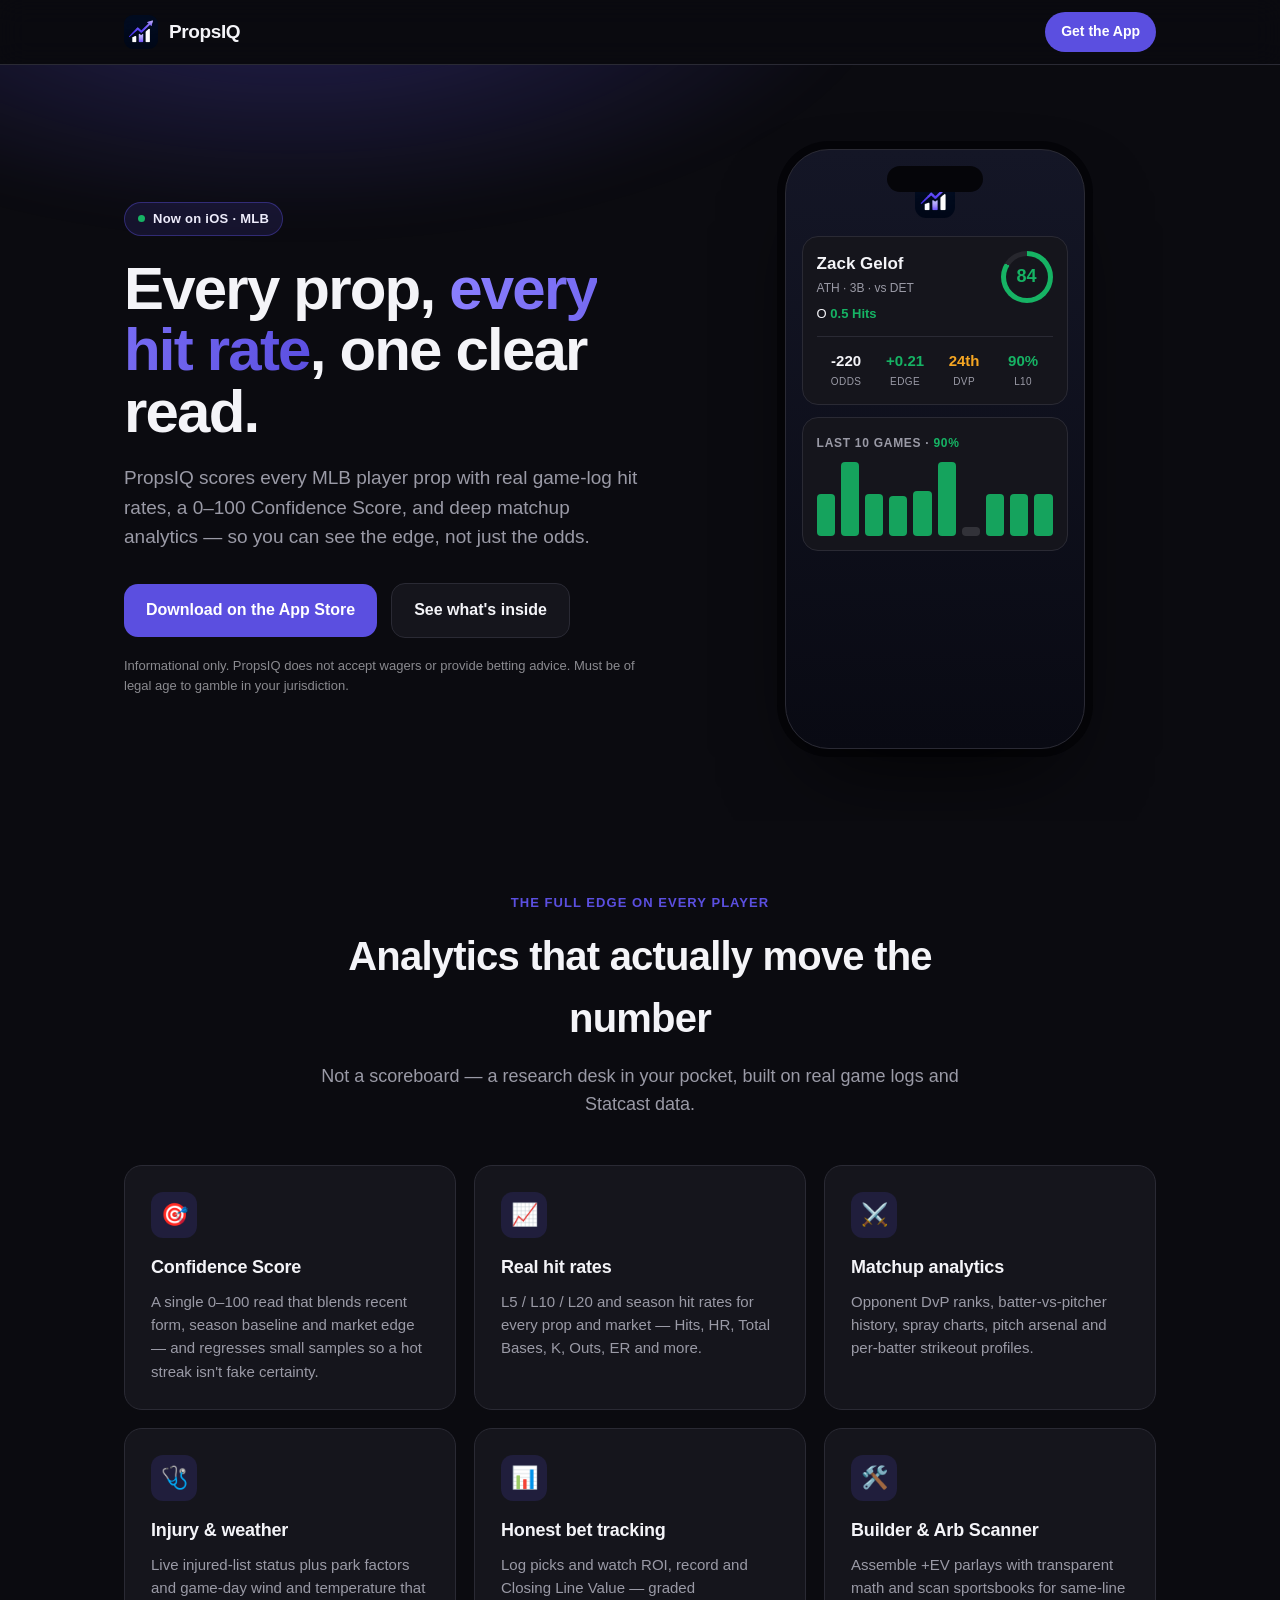
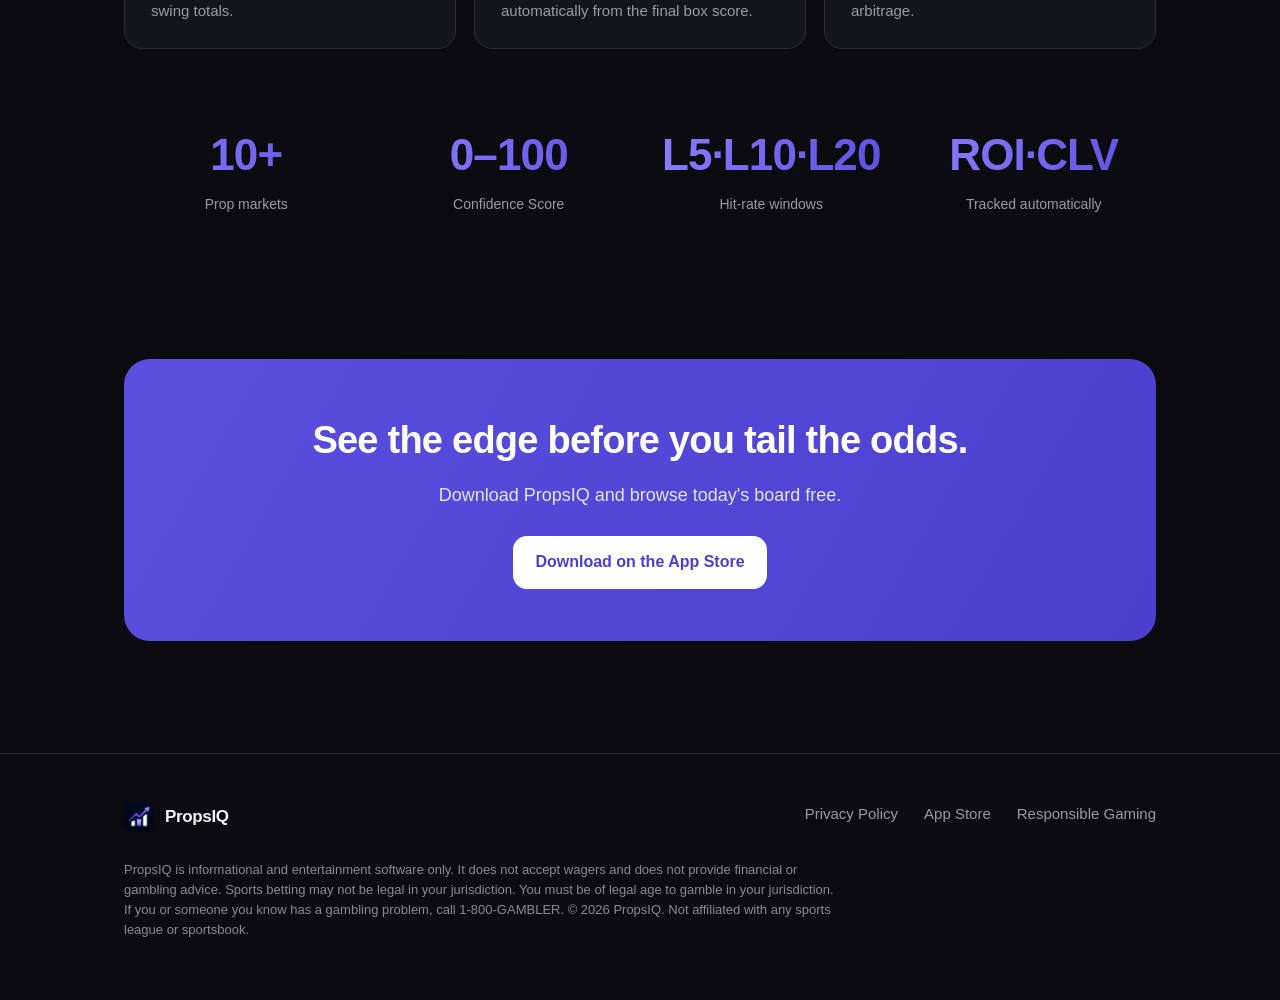
<file: index.html>
<!doctype html>
<html lang="en">
<head>
<meta charset="utf-8">
<meta name="viewport" content="width=device-width, initial-scale=1">
<title>PropsIQ — Smarter MLB Player Props</title>
<meta name="description" content="PropsIQ turns every MLB player prop into a clear read: hit rates, a 0–100 Confidence Score, matchup analytics, and honest bet tracking. Informational only.">
<meta property="og:title" content="PropsIQ — Smarter MLB Player Props">
<meta property="og:description" content="Hit rates, Confidence Scores, and matchup analytics for every MLB player prop.">
<meta property="og:image" content="assets/logo-512.png">
<meta property="og:type" content="website">
<meta name="theme-color" content="#0B0B10">
<link rel="icon" href="assets/logo-512.png">
<link rel="apple-touch-icon" href="assets/logo-512.png">
<link rel="stylesheet" href="style.css">
</head>
<body>

<nav class="nav">
  <div class="wrap">
    <a class="brand" href="./"><img src="assets/logo.png" alt="PropsIQ logo"> PropsIQ</a>
    <a class="nav-cta" href="https://apps.apple.com/app/id6787764725">Get the App</a>
  </div>
</nav>

<header class="hero">
  <div class="wrap">
    <div>
      <span class="eyebrow"><span class="dot"></span> Now on iOS · MLB</span>
      <h1>Every prop, <span class="grad">every hit rate</span>, one clear read.</h1>
      <p class="sub">PropsIQ scores every MLB player prop with real game-log hit rates, a 0–100 Confidence Score, and deep matchup analytics — so you can see the edge, not just the odds.</p>
      <div class="cta-row">
        <a class="btn btn-primary" href="https://apps.apple.com/app/id6787764725"> Download on the App Store</a>
        <a class="btn btn-ghost" href="#features">See what's inside</a>
      </div>
      <p class="legal-note">Informational only. PropsIQ does not accept wagers or provide betting advice. Must be of legal age to gamble in your jurisdiction.</p>
    </div>

    <!-- Pure-CSS app preview -->
    <div class="mock" aria-hidden="true">
      <img class="m-logo" src="assets/logo.png" alt="">
      <div class="card">
        <div class="pc-head">
          <div>
            <div class="pc-name">Zack Gelof</div>
            <div class="pc-sub">ATH · 3B · vs DET</div>
            <div class="pc-line">O <b>0.5 Hits</b></div>
          </div>
          <div class="ring"><span>84</span></div>
        </div>
        <div class="metrics">
          <div class="metric"><div class="v">-220</div><div class="l">ODDS</div></div>
          <div class="metric"><div class="v g-green">+0.21</div><div class="l">EDGE</div></div>
          <div class="metric"><div class="v g-amber">24th</div><div class="l">DVP</div></div>
          <div class="metric"><div class="v g-green">90%</div><div class="l">L10</div></div>
        </div>
      </div>
      <div class="card">
        <div class="pc-sub" style="letter-spacing:.06em;font-weight:700">LAST 10 GAMES · <span class="g-green">90%</span></div>
        <div class="bars">
          <i style="height:55%"></i><i style="height:95%"></i><i style="height:55%"></i>
          <i style="height:52%"></i><i style="height:58%"></i><i style="height:95%"></i>
          <i class="miss" style="height:12%"></i><i style="height:55%"></i>
          <i style="height:55%"></i><i style="height:55%"></i>
        </div>
      </div>
    </div>
  </div>
</header>

<section id="features">
  <div class="wrap">
    <div class="section-head">
      <div class="kicker">The full edge on every player</div>
      <h2>Analytics that actually move the number</h2>
      <p>Not a scoreboard — a research desk in your pocket, built on real game logs and Statcast data.</p>
    </div>
    <div class="grid">
      <div class="feature">
        <div class="ic">🎯</div>
        <h3>Confidence Score</h3>
        <p>A single 0–100 read that blends recent form, season baseline and market edge — and regresses small samples so a hot streak isn't fake certainty.</p>
      </div>
      <div class="feature">
        <div class="ic">📈</div>
        <h3>Real hit rates</h3>
        <p>L5 / L10 / L20 and season hit rates for every prop and market — Hits, HR, Total Bases, K, Outs, ER and more.</p>
      </div>
      <div class="feature">
        <div class="ic">⚔️</div>
        <h3>Matchup analytics</h3>
        <p>Opponent DvP ranks, batter-vs-pitcher history, spray charts, pitch arsenal and per-batter strikeout profiles.</p>
      </div>
      <div class="feature">
        <div class="ic">🩺</div>
        <h3>Injury &amp; weather</h3>
        <p>Live injured-list status plus park factors and game-day wind and temperature that swing totals.</p>
      </div>
      <div class="feature">
        <div class="ic">📊</div>
        <h3>Honest bet tracking</h3>
        <p>Log picks and watch ROI, record and Closing Line Value — graded automatically from the final box score.</p>
      </div>
      <div class="feature">
        <div class="ic">🛠️</div>
        <h3>Builder &amp; Arb Scanner</h3>
        <p>Assemble +EV parlays with transparent math and scan sportsbooks for same-line arbitrage.</p>
      </div>
    </div>
  </div>
</section>

<section style="padding-top:0">
  <div class="wrap">
    <div class="stats">
      <div class="stat"><div class="n">10+</div><div class="c">Prop markets</div></div>
      <div class="stat"><div class="n">0–100</div><div class="c">Confidence Score</div></div>
      <div class="stat"><div class="n">L5·L10·L20</div><div class="c">Hit-rate windows</div></div>
      <div class="stat"><div class="n">ROI·CLV</div><div class="c">Tracked automatically</div></div>
    </div>
  </div>
</section>

<section>
  <div class="wrap">
    <div class="band">
      <h2>See the edge before you tail the odds.</h2>
      <p>Download PropsIQ and browse today's board free.</p>
      <a class="btn btn-primary" href="https://apps.apple.com/app/id6787764725">Download on the App Store</a>
    </div>
  </div>
</section>

<footer>
  <div class="wrap">
    <div class="foot">
      <a class="brand" href="./"><img src="assets/logo.png" alt="PropsIQ" style="width:30px;height:30px;border-radius:8px"> PropsIQ</a>
      <div class="foot-links">
        <a href="privacy.html">Privacy Policy</a>
        <a href="https://apps.apple.com/app/id6787764725">App Store</a>
        <a href="https://www.1800gambler.net">Responsible Gaming</a>
      </div>
    </div>
    <p class="disclaimer">PropsIQ is informational and entertainment software only. It does not accept wagers and does not provide financial or gambling advice. Sports betting may not be legal in your jurisdiction. You must be of legal age to gamble in your jurisdiction. If you or someone you know has a gambling problem, call 1-800-GAMBLER. © 2026 PropsIQ. Not affiliated with any sports league or sportsbook.</p>
  </div>
</footer>

</body>
</html>
</file>
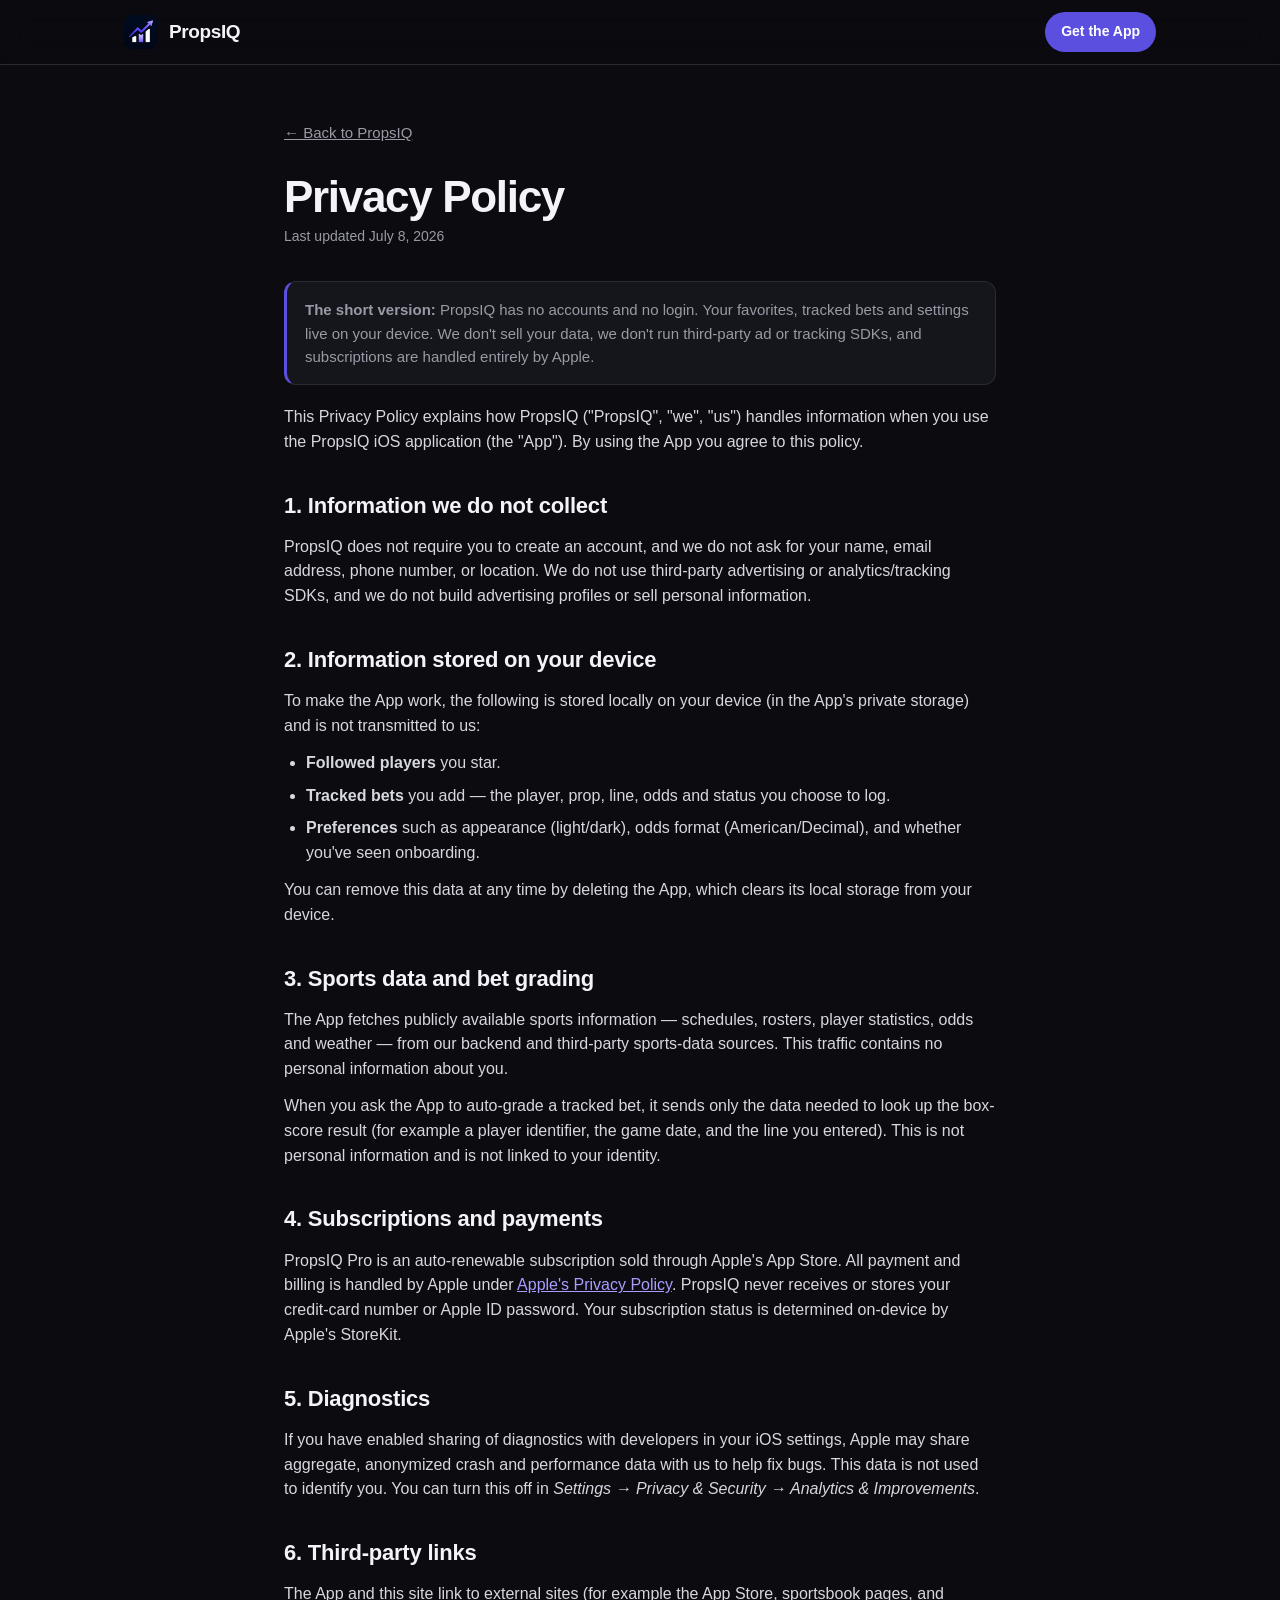
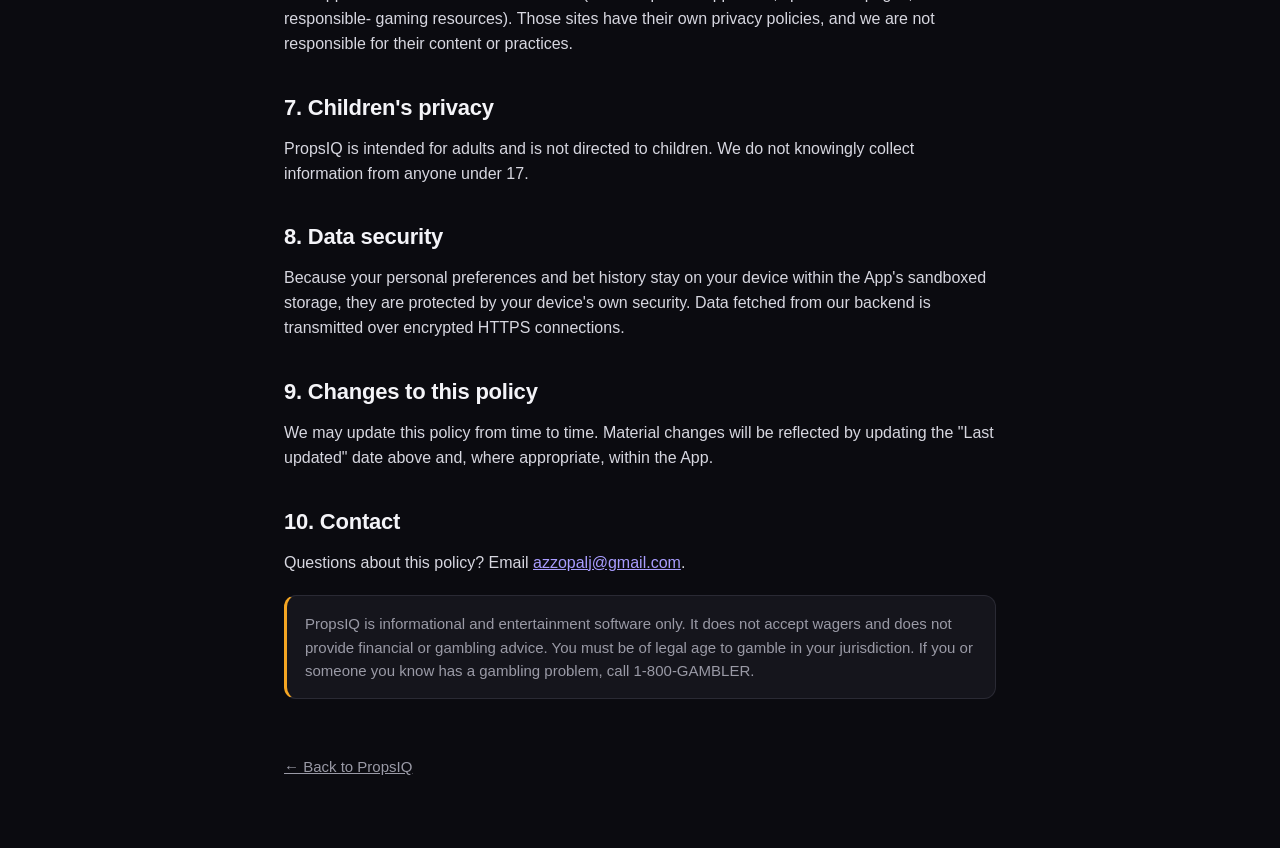
<file: privacy.html>
<!doctype html>
<html lang="en">
<head>
<meta charset="utf-8">
<meta name="viewport" content="width=device-width, initial-scale=1">
<title>Privacy Policy — PropsIQ</title>
<meta name="description" content="How PropsIQ handles your data. Short version: almost everything stays on your device.">
<meta name="theme-color" content="#0B0B10">
<link rel="icon" href="assets/logo-512.png">
<link rel="stylesheet" href="style.css">
</head>
<body>

<nav class="nav">
  <div class="wrap">
    <a class="brand" href="./"><img src="assets/logo.png" alt="PropsIQ logo"> PropsIQ</a>
    <a class="nav-cta" href="https://apps.apple.com/app/id6787764725">Get the App</a>
  </div>
</nav>

<main class="doc">
  <a class="back" href="./">← Back to PropsIQ</a>
  <h1>Privacy Policy</h1>
  <div class="updated">Last updated July 8, 2026</div>

  <div class="callout">
    <strong>The short version:</strong> PropsIQ has no accounts and no login. Your favorites, tracked bets and
    settings live on your device. We don't sell your data, we don't run third-party ad or tracking SDKs, and
    subscriptions are handled entirely by Apple.
  </div>

  <p>This Privacy Policy explains how PropsIQ ("PropsIQ", "we", "us") handles information when you use the PropsIQ
  iOS application (the "App"). By using the App you agree to this policy.</p>

  <h2>1. Information we do not collect</h2>
  <p>PropsIQ does not require you to create an account, and we do not ask for your name, email address, phone
  number, or location. We do not use third-party advertising or analytics/tracking SDKs, and we do not build
  advertising profiles or sell personal information.</p>

  <h2>2. Information stored on your device</h2>
  <p>To make the App work, the following is stored locally on your device (in the App's private storage) and is
  not transmitted to us:</p>
  <ul>
    <li><strong>Followed players</strong> you star.</li>
    <li><strong>Tracked bets</strong> you add — the player, prop, line, odds and status you choose to log.</li>
    <li><strong>Preferences</strong> such as appearance (light/dark), odds format (American/Decimal), and
      whether you've seen onboarding.</li>
  </ul>
  <p>You can remove this data at any time by deleting the App, which clears its local storage from your device.</p>

  <h2>3. Sports data and bet grading</h2>
  <p>The App fetches publicly available sports information — schedules, rosters, player statistics, odds and
  weather — from our backend and third-party sports-data sources. This traffic contains no personal information
  about you.</p>
  <p>When you ask the App to auto-grade a tracked bet, it sends only the data needed to look up the box-score
  result (for example a player identifier, the game date, and the line you entered). This is not personal
  information and is not linked to your identity.</p>

  <h2>4. Subscriptions and payments</h2>
  <p>PropsIQ Pro is an auto-renewable subscription sold through Apple's App Store. All payment and billing is
  handled by Apple under <a href="https://www.apple.com/legal/privacy/">Apple's Privacy Policy</a>. PropsIQ never
  receives or stores your credit-card number or Apple ID password. Your subscription status is determined
  on-device by Apple's StoreKit.</p>

  <h2>5. Diagnostics</h2>
  <p>If you have enabled sharing of diagnostics with developers in your iOS settings, Apple may share aggregate,
  anonymized crash and performance data with us to help fix bugs. This data is not used to identify you. You can
  turn this off in <em>Settings → Privacy &amp; Security → Analytics &amp; Improvements</em>.</p>

  <h2>6. Third-party links</h2>
  <p>The App and this site link to external sites (for example the App Store, sportsbook pages, and responsible-
  gaming resources). Those sites have their own privacy policies, and we are not responsible for their content
  or practices.</p>

  <h2>7. Children's privacy</h2>
  <p>PropsIQ is intended for adults and is not directed to children. We do not knowingly collect
  information from anyone under 17.</p>

  <h2>8. Data security</h2>
  <p>Because your personal preferences and bet history stay on your device within the App's sandboxed storage,
  they are protected by your device's own security. Data fetched from our backend is transmitted over encrypted
  HTTPS connections.</p>

  <h2>9. Changes to this policy</h2>
  <p>We may update this policy from time to time. Material changes will be reflected by updating the "Last
  updated" date above and, where appropriate, within the App.</p>

  <h2>10. Contact</h2>
  <p>Questions about this policy? Email <a href="mailto:azzopalj@gmail.com">azzopalj@gmail.com</a>.</p>

  <div class="callout" style="border-left-color:var(--warning)">
    PropsIQ is informational and entertainment software only. It does not accept wagers and does not provide
    financial or gambling advice. You must be of legal age to gamble in your jurisdiction. If you or someone you know has a gambling problem,
    call 1-800-GAMBLER.
  </div>

  <a class="back" href="./" style="margin-top:36px">← Back to PropsIQ</a>
</main>

</body>
</html>
</file>
<file: style.css>
/* PropsIQ marketing site — palette mirrors the app's Theme.swift. */
:root{
  --brand:#5B4FE0; --brand-deep:#4B3FD0; --brand-soft:#EEECFB;
  --positive:#16B364; --negative:#F04438; --warning:#F5A623; --neutral:#8A8A8F;
  --bg:#0B0B10; --surface:#15151C; --surface-alt:#1E1E27;
  --text:#F4F4F8; --text-2:#9A9AA6; --divider:#2A2A34;
  --radius:18px; --maxw:1080px;
  --font:-apple-system,BlinkMacSystemFont,"SF Pro Text","Segoe UI",Roboto,Helvetica,Arial,sans-serif;
}
*{box-sizing:border-box;margin:0;padding:0}
html{scroll-behavior:smooth}
body{
  background:var(--bg);color:var(--text);font-family:var(--font);
  line-height:1.55;-webkit-font-smoothing:antialiased;overflow-x:hidden;
}
a{color:inherit;text-decoration:none}
img{max-width:100%;display:block}
.wrap{max-width:var(--maxw);margin:0 auto;padding:0 24px}

/* ---- Nav ---- */
.nav{position:sticky;top:0;z-index:50;backdrop-filter:blur(14px);
  background:rgba(11,11,16,.72);border-bottom:1px solid var(--divider)}
.nav .wrap{display:flex;align-items:center;justify-content:space-between;height:64px}
.brand{display:flex;align-items:center;gap:11px;font-weight:800;font-size:19px;letter-spacing:-.02em}
.brand img{width:34px;height:34px;border-radius:9px}
.nav-cta{font-size:14px;font-weight:700;color:#fff;background:var(--brand);
  padding:9px 16px;border-radius:999px;transition:.15s}
.nav-cta:hover{background:var(--brand-deep)}

/* ---- Hero ---- */
.hero{position:relative;padding:84px 0 72px;overflow:hidden}
.hero::before{content:"";position:absolute;inset:-30% 0 auto -10%;height:620px;
  background:radial-gradient(60% 60% at 30% 20%,rgba(91,79,224,.35),transparent 70%);
  filter:blur(20px);z-index:0;pointer-events:none}
.hero .wrap{position:relative;z-index:1;display:grid;grid-template-columns:1.1fr .9fr;
  gap:48px;align-items:center}
.eyebrow{display:inline-flex;align-items:center;gap:8px;font-size:13px;font-weight:700;
  letter-spacing:.02em;color:var(--brand-soft);background:rgba(91,79,224,.14);
  border:1px solid rgba(91,79,224,.4);padding:6px 13px;border-radius:999px;margin-bottom:22px}
.eyebrow .dot{width:7px;height:7px;border-radius:50%;background:var(--positive)}
h1{font-size:clamp(38px,6vw,60px);line-height:1.03;letter-spacing:-.03em;font-weight:800}
h1 .grad{background:linear-gradient(100deg,#8b80ff,var(--brand));-webkit-background-clip:text;
  background-clip:text;color:transparent}
.sub{margin-top:20px;font-size:19px;color:var(--text-2);max-width:520px}
.cta-row{margin-top:32px;display:flex;gap:14px;flex-wrap:wrap;align-items:center}
.btn{display:inline-flex;align-items:center;gap:10px;font-weight:700;font-size:16px;
  padding:14px 22px;border-radius:14px;transition:.15s}
.btn-primary{color:#fff;background:var(--brand)}
.btn-primary:hover{background:var(--brand-deep);transform:translateY(-1px)}
.btn-ghost{color:var(--text);border:1px solid var(--divider);background:var(--surface)}
.btn-ghost:hover{border-color:var(--brand)}
.legal-note{margin-top:18px;font-size:13px;color:var(--neutral)}

/* ---- Phone mock (pure CSS card) ---- */
.mock{position:relative;justify-self:center;width:300px;height:600px;border-radius:44px;
  background:linear-gradient(180deg,#141626,#090A13);border:1px solid var(--divider);
  box-shadow:0 40px 90px -30px rgba(0,0,0,.8),0 0 0 8px #050509;padding:20px 16px;overflow:hidden}
.mock::after{content:"";position:absolute;top:16px;left:50%;transform:translateX(-50%);
  width:96px;height:26px;background:#050509;border-radius:14px}
.mock .m-logo{width:40px;height:40px;border-radius:11px;margin:8px auto 18px}
.card{background:var(--surface);border:1px solid var(--divider);border-radius:16px;padding:14px;margin-bottom:12px}
.pc-head{display:flex;justify-content:space-between;align-items:flex-start}
.pc-name{font-weight:800;font-size:17px}
.pc-sub{font-size:12px;color:var(--text-2);margin-top:2px}
.pc-line{font-size:13px;margin-top:6px}.pc-line b{color:var(--positive)}
.ring{width:52px;height:52px;border-radius:50%;display:grid;place-items:center;
  background:conic-gradient(var(--positive) 302deg,rgba(255,255,255,.08) 0);position:relative}
.ring::before{content:"";position:absolute;inset:5px;border-radius:50%;background:var(--surface)}
.ring span{position:relative;font-weight:800;font-size:18px;color:var(--positive)}
.metrics{display:flex;justify-content:space-between;margin-top:12px;padding-top:12px;border-top:1px solid var(--divider)}
.metric{text-align:center;flex:1}
.metric .v{font-weight:800;font-size:15px}
.metric .l{font-size:10px;color:var(--text-2);letter-spacing:.04em;margin-top:2px}
.g-green{color:var(--positive)}.g-amber{color:var(--warning)}.g-red{color:var(--negative)}
.bars{display:flex;align-items:flex-end;gap:6px;height:78px;margin-top:6px}
.bars i{flex:1;background:var(--positive);border-radius:4px;opacity:.9}
.bars i.miss{background:rgba(255,255,255,.14)}

/* ---- Section ---- */
section{padding:72px 0}
.section-head{text-align:center;max-width:640px;margin:0 auto 46px}
.section-head h2{font-size:clamp(28px,4vw,40px);letter-spacing:-.02em;font-weight:800}
.section-head p{margin-top:14px;color:var(--text-2);font-size:18px}
.kicker{font-size:13px;font-weight:800;letter-spacing:.08em;text-transform:uppercase;color:var(--brand);margin-bottom:12px}

/* ---- Features grid ---- */
.grid{display:grid;grid-template-columns:repeat(3,1fr);gap:18px}
.feature{background:var(--surface);border:1px solid var(--divider);border-radius:var(--radius);
  padding:26px;transition:.18s}
.feature:hover{border-color:rgba(91,79,224,.6);transform:translateY(-3px)}
.feature .ic{width:46px;height:46px;border-radius:12px;display:grid;place-items:center;
  background:rgba(91,79,224,.16);margin-bottom:16px;font-size:22px}
.feature h3{font-size:18px;font-weight:700;letter-spacing:-.01em}
.feature p{margin-top:8px;color:var(--text-2);font-size:15px}

/* ---- Stat strip ---- */
.stats{display:grid;grid-template-columns:repeat(4,1fr);gap:18px;text-align:center}
.stat .n{font-size:clamp(30px,4vw,44px);font-weight:800;letter-spacing:-.02em;
  background:linear-gradient(100deg,#8b80ff,var(--brand));-webkit-background-clip:text;background-clip:text;color:transparent}
.stat .c{color:var(--text-2);font-size:14px;margin-top:4px}

/* ---- CTA band ---- */
.band{background:linear-gradient(120deg,var(--brand),var(--brand-deep));
  border-radius:26px;padding:52px 40px;text-align:center;position:relative;overflow:hidden}
.band h2{color:#fff;font-size:clamp(26px,4vw,38px);letter-spacing:-.02em;font-weight:800}
.band p{color:rgba(255,255,255,.85);margin-top:12px;font-size:18px}
.band .btn-primary{background:#fff;color:var(--brand-deep);margin-top:26px}
.band .btn-primary:hover{background:#f0f0ff}

/* ---- Footer ---- */
footer{border-top:1px solid var(--divider);padding:48px 0 60px;margin-top:40px}
.foot{display:flex;justify-content:space-between;gap:24px;flex-wrap:wrap;align-items:flex-start}
.foot .brand{font-size:17px}
.foot-links{display:flex;gap:26px;flex-wrap:wrap}
.foot-links a{color:var(--text-2);font-size:15px}.foot-links a:hover{color:var(--text)}
.disclaimer{margin-top:28px;color:var(--neutral);font-size:13px;max-width:720px}

/* ---- Legal / doc page ---- */
.doc{max-width:760px;margin:0 auto;padding:56px 24px 40px}
.doc h1{font-size:clamp(30px,5vw,44px);margin-bottom:6px}
.doc .updated{color:var(--text-2);font-size:14px;margin-bottom:34px}
.doc h2{font-size:22px;margin:34px 0 12px;letter-spacing:-.01em}
.doc p,.doc li{color:#d7d7e0;font-size:16px;margin-bottom:12px}
.doc ul{padding-left:22px;margin-bottom:12px}
.doc li{margin-bottom:8px}
.doc a{color:#a99dff;text-decoration:underline}
.doc .back{display:inline-flex;align-items:center;gap:8px;color:var(--text-2);font-size:15px;margin-bottom:30px}
.doc .back:hover{color:var(--text)}
.doc .callout{background:var(--surface);border:1px solid var(--divider);border-left:3px solid var(--brand);
  border-radius:12px;padding:16px 18px;margin:20px 0;color:var(--text-2);font-size:15px}

@media(max-width:860px){
  .hero .wrap{grid-template-columns:1fr;gap:40px}
  .hero{padding:56px 0 48px}
  .mock{order:-1;transform:scale(.92)}
  .grid{grid-template-columns:1fr}
  .stats{grid-template-columns:repeat(2,1fr);gap:28px}
}
</file>
